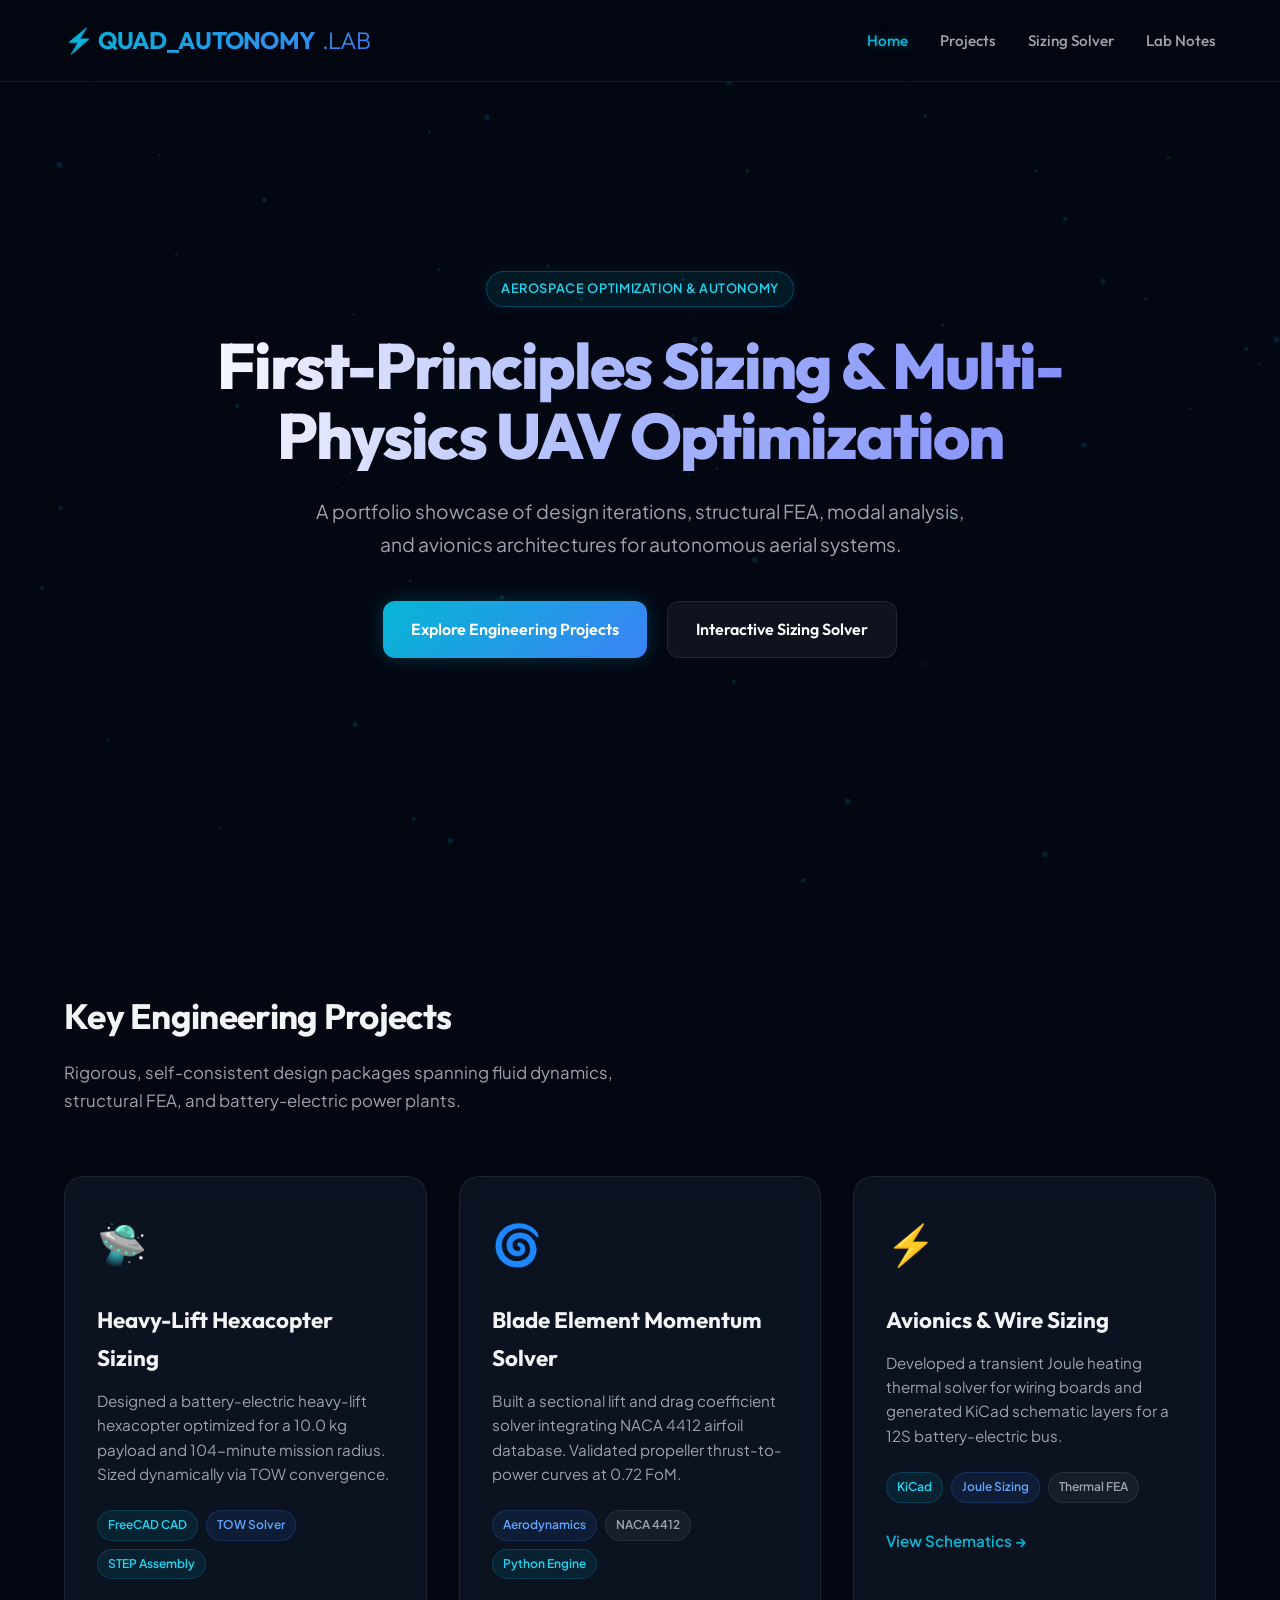
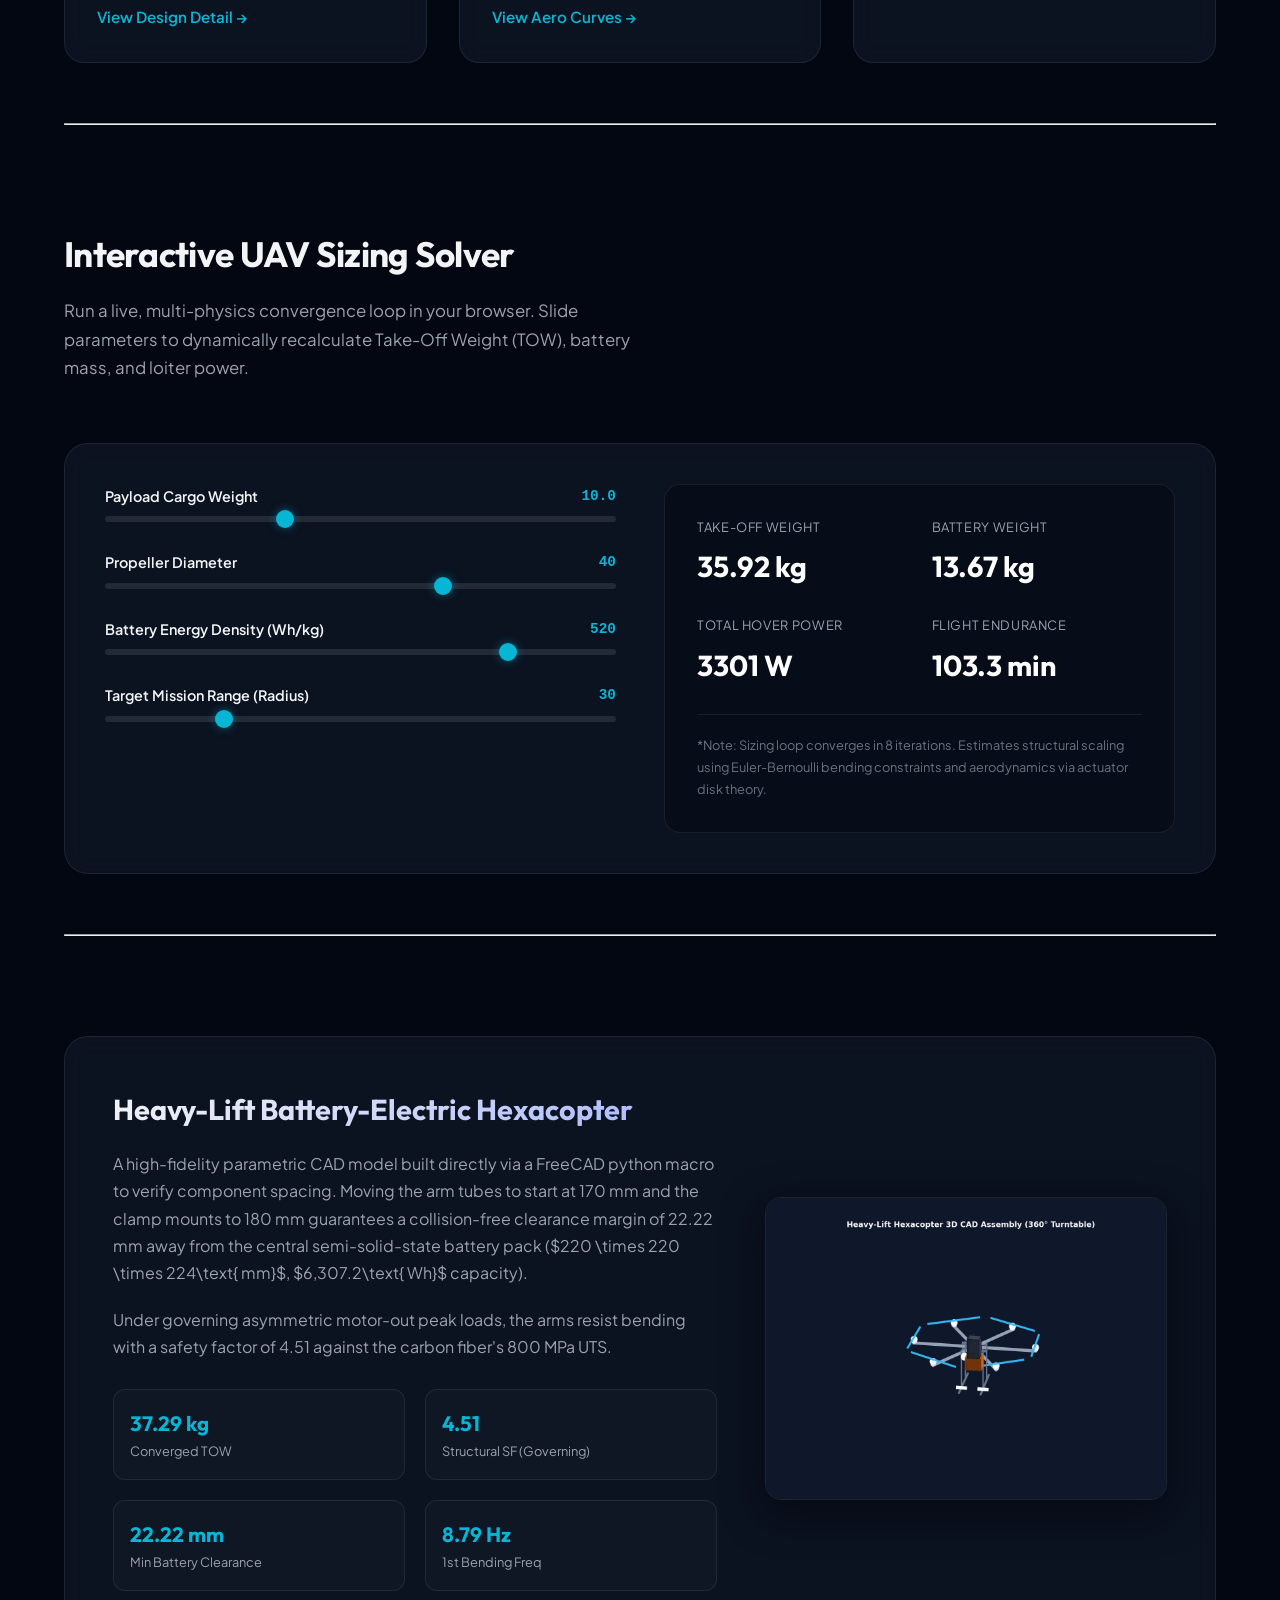
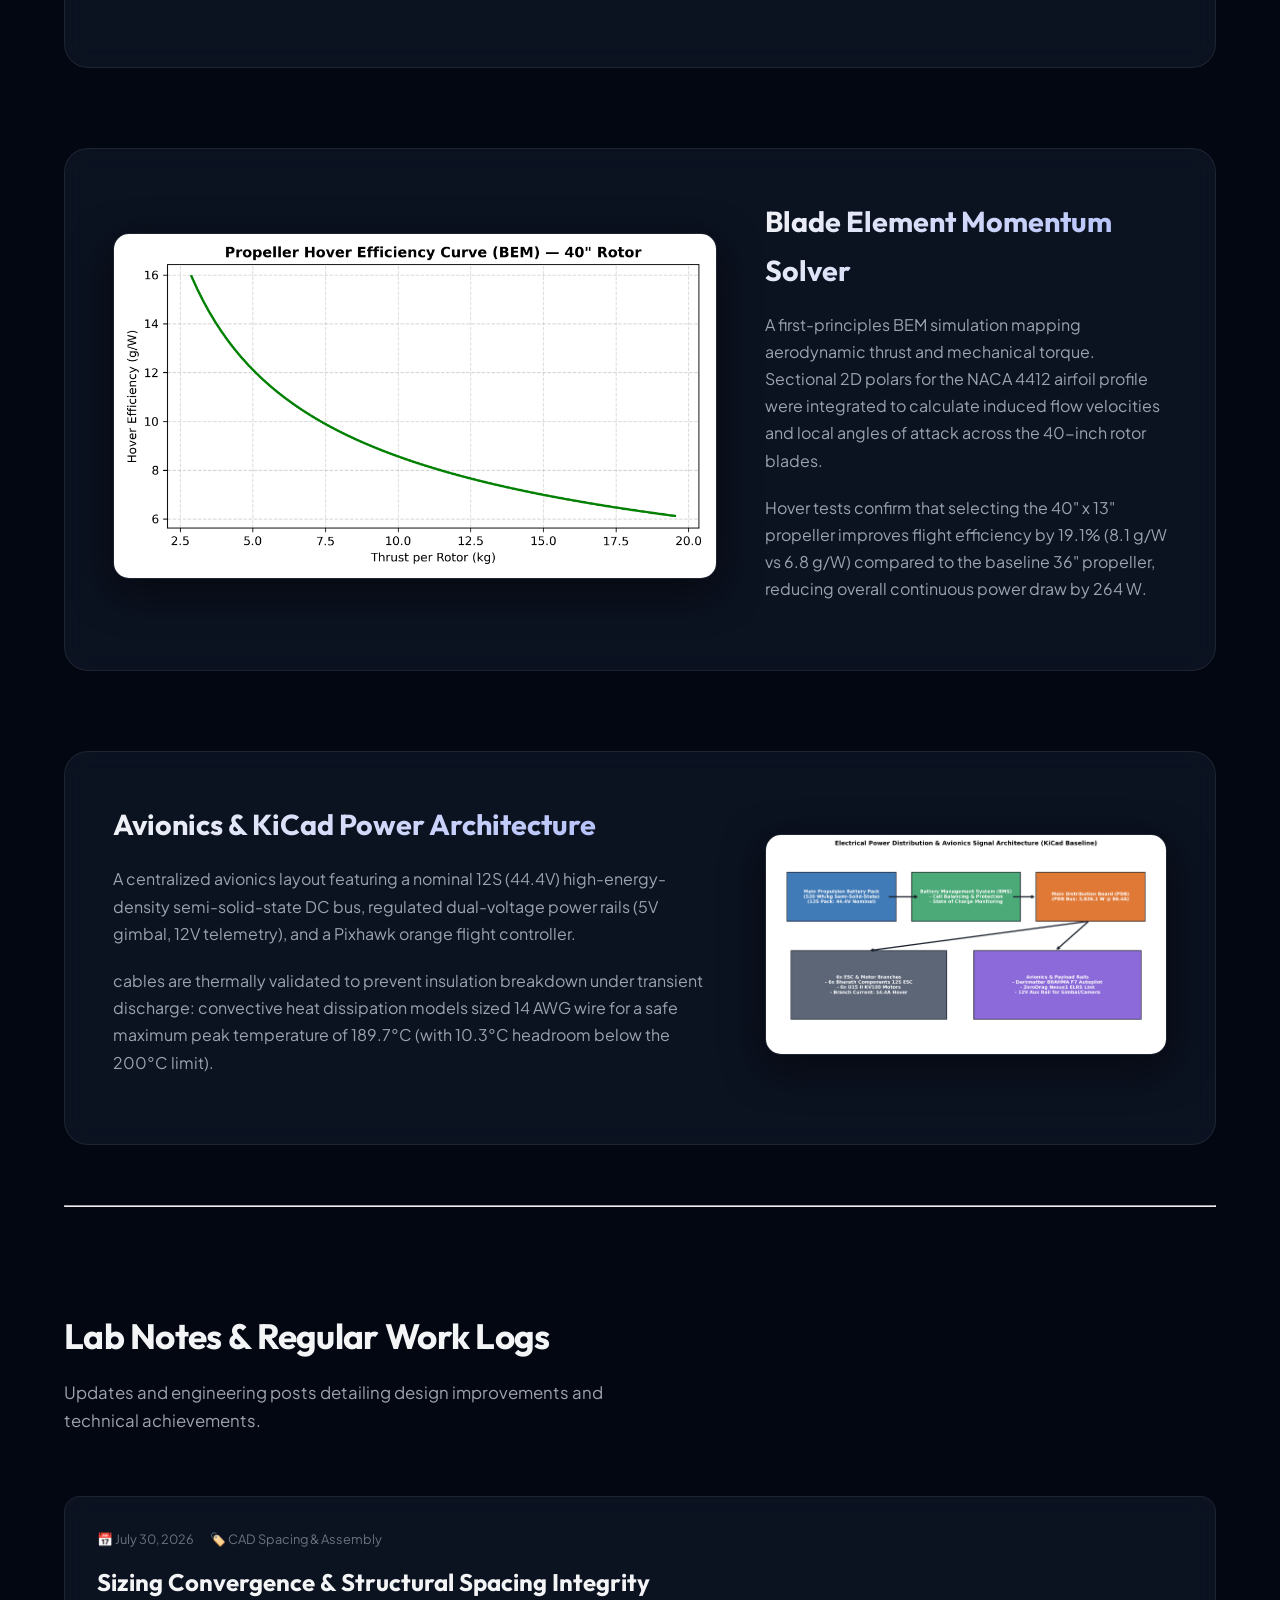
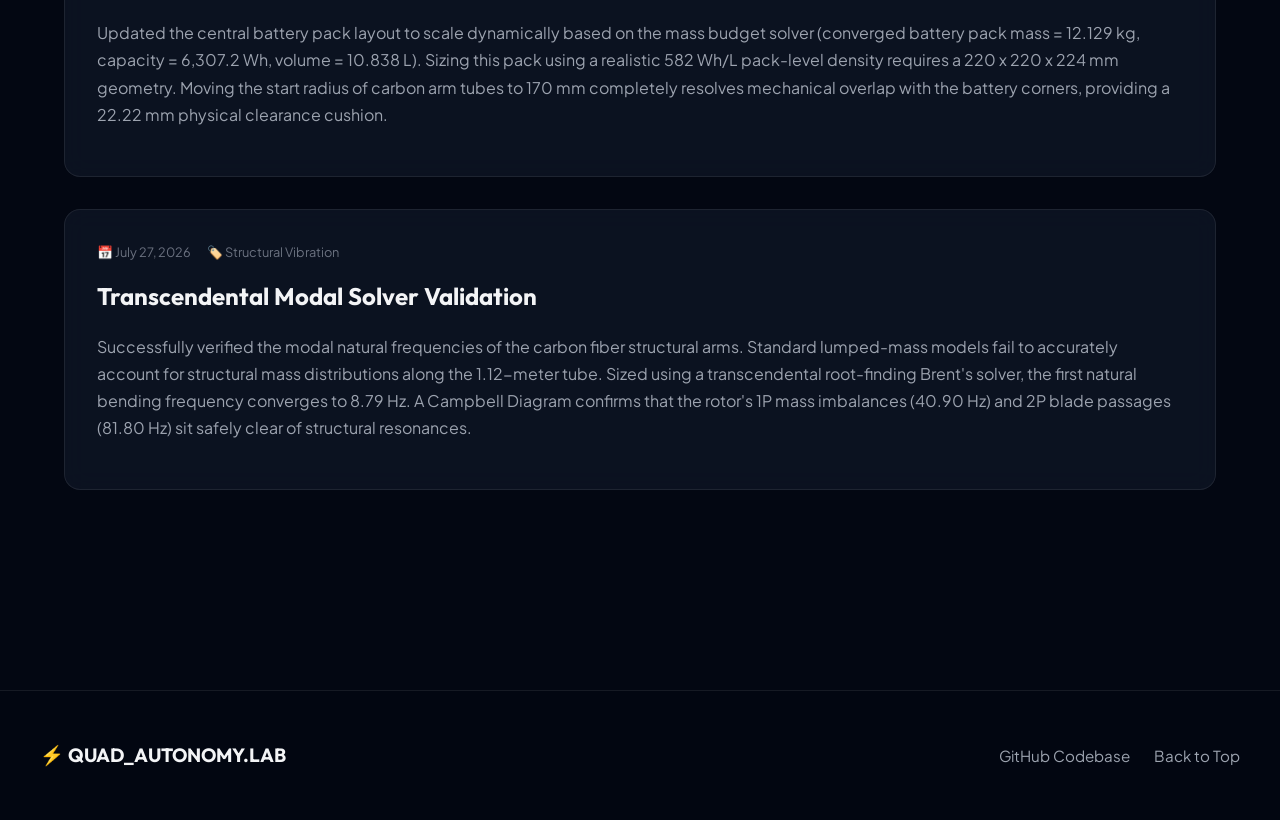
<file: portfolio/index.html>
<!DOCTYPE html>
<html lang="en">
<head>
    <meta charset="UTF-8">
    <meta name="viewport" content="width=device-width, initial-scale=1.0">
    <meta name="description" content="Quadcopter Autonomy & Heavy-Lift UAV Design Portfolio. Sizing solvers, structural dynamics, Campbell diagrams, and avionics architectures.">
    <title>Quadcopter Autonomy Lab | UAV Sizing & Optimization Portfolio</title>
    <!-- Fonts -->
    <link href="https://fonts.googleapis.com/css2?family=Outfit:wght@300;400;500;600;700;800&family=Plus+Jakarta+Sans:wght@300;400;500;600;700&display=swap" rel="stylesheet">
    <!-- Styles -->
    <link rel="stylesheet" href="style.css">
</head>
<body>

    <!-- Dynamic Particles Background -->
    <canvas id="particles-canvas"></canvas>

    <!-- Navigation Header -->
    <header>
        <div class="nav-container">
            <div class="logo">
                ⚡ QUAD_AUTONOMY<span>.LAB</span>
            </div>
            <nav>
                <ul>
                    <li><a href="#hero" class="active">Home</a></li>
                    <li><a href="#projects">Projects</a></li>
                    <li><a href="#calculator">Sizing Solver</a></li>
                    <li><a href="#lab-notes">Lab Notes</a></li>
                </ul>
            </nav>
        </div>
    </header>

    <!-- Hero Section -->
    <section class="hero" id="hero">
        <div class="hero-badge">Aerospace Optimization & Autonomy</div>
        <h1>First-Principles Sizing & Multi-Physics UAV Optimization</h1>
        <p>A portfolio showcase of design iterations, structural FEA, modal analysis, and avionics architectures for autonomous aerial systems.</p>
        <div class="hero-ctas">
            <a href="#projects" class="btn btn-primary">Explore Engineering Projects</a>
            <a href="#calculator" class="btn btn-secondary">Interactive Sizing Solver</a>
        </div>
    </section>

    <!-- Main Content -->
    <main>

        <!-- Projects Grid Section -->
        <section id="projects">
            <div class="section-header">
                <h2>Key Engineering Projects</h2>
                <p>Rigorous, self-consistent design packages spanning fluid dynamics, structural FEA, and battery-electric power plants.</p>
            </div>
            
            <div class="projects-grid">
                <!-- Project Card 1 -->
                <div class="project-card">
                    <div class="card-icon">🛸</div>
                    <h3>Heavy-Lift Hexacopter Sizing</h3>
                    <p>Designed a battery-electric heavy-lift hexacopter optimized for a 10.0 kg payload and 104-minute mission radius. Sized dynamically via TOW convergence.</p>
                    <div class="project-badges">
                        <span class="badge badge-cyan">FreeCAD CAD</span>
                        <span class="badge badge-blue">TOW Solver</span>
                        <span class="badge badge-cyan">STEP Assembly</span>
                    </div>
                    <a href="#heavy-lift-detail" class="btn-text">View Design Detail &rarr;</a>
                </div>

                <!-- Project Card 2 -->
                <div class="project-card">
                    <div class="card-icon">🌀</div>
                    <h3>Blade Element Momentum Solver</h3>
                    <p>Built a sectional lift and drag coefficient solver integrating NACA 4412 airfoil database. Validated propeller thrust-to-power curves at 0.72 FoM.</p>
                    <div class="project-badges">
                        <span class="badge badge-blue">Aerodynamics</span>
                        <span class="badge">NACA 4412</span>
                        <span class="badge badge-cyan">Python Engine</span>
                    </div>
                    <a href="#bem-detail" class="btn-text">View Aero Curves &rarr;</a>
                </div>

                <!-- Project Card 3 -->
                <div class="project-card">
                    <div class="card-icon">⚡</div>
                    <h3>Avionics & Wire Sizing</h3>
                    <p>Developed a transient Joule heating thermal solver for wiring boards and generated KiCad schematic layers for a 12S battery-electric bus.</p>
                    <div class="project-badges">
                        <span class="badge badge-cyan">KiCad</span>
                        <span class="badge badge-blue">Joule Sizing</span>
                        <span class="badge">Thermal FEA</span>
                    </div>
                    <a href="#avionics-detail" class="btn-text">View Schematics &rarr;</a>
                </div>
            </div>
        </section>

        <hr>

        <!-- Sizing Calculator Section -->
        <section id="calculator">
            <div class="section-header">
                <h2>Interactive UAV Sizing Solver</h2>
                <p>Run a live, multi-physics convergence loop in your browser. Slide parameters to dynamically recalculate Take-Off Weight (TOW), battery mass, and loiter power.</p>
            </div>

            <div class="calc-container">
                <!-- Slider Inputs -->
                <div class="calc-inputs">
                    <!-- Input 1 -->
                    <div class="input-group">
                        <div class="input-header">
                            <span>Payload Cargo Weight</span>
                            <span id="val-payload">10.0</span>
                        </div>
                        <input type="range" id="slider-payload" min="2" max="25" step="0.5" value="10">
                    </div>
                    <!-- Input 2 -->
                    <div class="input-group">
                        <div class="input-header">
                            <span>Propeller Diameter</span>
                            <span id="val-prop">40</span>
                        </div>
                        <input type="range" id="slider-prop" min="20" max="50" step="2" value="40">
                    </div>
                    <!-- Input 3 -->
                    <div class="input-group">
                        <div class="input-header">
                            <span>Battery Energy Density (Wh/kg)</span>
                            <span id="val-density">520</span>
                        </div>
                        <input type="range" id="slider-density" min="200" max="600" step="10" value="520">
                    </div>
                    <!-- Input 4 -->
                    <div class="input-group">
                        <div class="input-header">
                            <span>Target Mission Range (Radius)</span>
                            <span id="val-range">30</span>
                        </div>
                        <input type="range" id="slider-range" min="10" max="100" step="5" value="30">
                    </div>
                </div>

                <!-- Calculator Results Display -->
                <div class="calc-results">
                    <div class="results-grid">
                        <div class="result-item">
                            <span class="result-label">Take-Off Weight</span>
                            <div class="result-val" id="res-tow" data-value="0">0.00<span> kg</span></div>
                        </div>
                        <div class="result-item">
                            <span class="result-label">Battery Weight</span>
                            <div class="result-val" id="res-battery" data-value="0">0.00<span> kg</span></div>
                        </div>
                        <div class="result-item">
                            <span class="result-label">Total Hover Power</span>
                            <div class="result-val" id="res-power" data-value="0">0<span> W</span></div>
                        </div>
                        <div class="result-item">
                            <span class="result-label">Flight Endurance</span>
                            <div class="result-val" id="res-time" data-value="0">0.0<span> min</span></div>
                        </div>
                    </div>
                    <div class="calc-note">
                        *Note: Sizing loop converges in 8 iterations. Estimates structural scaling using Euler-Bernoulli bending constraints and aerodynamics via actuator disk theory.
                    </div>
                </div>
            </div>
        </section>

        <hr>

        <!-- Detailed Project Showcases -->
        <section class="showcase-detail" id="project-details">
            
            <!-- Detail 1: Heavy Lift Hexacopter -->
            <div class="detail-block" id="heavy-lift-detail">
                <div class="detail-layout">
                    <div class="detail-txt">
                        <h3>Heavy-Lift Battery-Electric Hexacopter</h3>
                        <p>A high-fidelity parametric CAD model built directly via a FreeCAD python macro to verify component spacing. Moving the arm tubes to start at 170 mm and the clamp mounts to 180 mm guarantees a collision-free clearance margin of 22.22 mm away from the central semi-solid-state battery pack ($220 \times 220 \times 224\text{ mm}$, $6,307.2\text{ Wh}$ capacity).</p>
                        <p>Under governing asymmetric motor-out peak loads, the arms resist bending with a safety factor of 4.51 against the carbon fiber's 800 MPa UTS.</p>
                        
                        <div class="detail-stats">
                            <div class="stat-box">
                                <div class="stat-num">37.29 kg</div>
                                <div class="stat-lbl">Converged TOW</div>
                            </div>
                            <div class="stat-box">
                                <div class="stat-num">4.51</div>
                                <div class="stat-lbl">Structural SF (Governing)</div>
                            </div>
                            <div class="stat-box">
                                <div class="stat-num">22.22 mm</div>
                                <div class="stat-lbl">Min Battery Clearance</div>
                            </div>
                            <div class="stat-box">
                                <div class="stat-num">8.79 Hz</div>
                                <div class="stat-lbl">1st Bending Freq</div>
                            </div>
                        </div>
                    </div>
                    <div class="detail-media">
                        <!-- 3D Animation GIF -->
                        <img src="images/cad_360_turntable.gif" alt="360 Turntable CAD Animation">
                    </div>
                </div>
            </div>

            <!-- Detail 2: BEM Solver -->
            <div class="detail-block" id="bem-detail">
                <div class="detail-layout">
                    <div class="detail-media">
                        <img src="images/hover_efficiency_curve.png" alt="Propeller Hover Efficiency Curve">
                    </div>
                    <div class="detail-txt">
                        <h3>Blade Element Momentum Solver</h3>
                        <p>A first-principles BEM simulation mapping aerodynamic thrust and mechanical torque. Sectional 2D polars for the NACA 4412 airfoil profile were integrated to calculate induced flow velocities and local angles of attack across the 40-inch rotor blades.</p>
                        <p>Hover tests confirm that selecting the 40" x 13" propeller improves flight efficiency by 19.1% (8.1 g/W vs 6.8 g/W) compared to the baseline 36" propeller, reducing overall continuous power draw by 264 W.</p>
                    </div>
                </div>
            </div>

            <!-- Detail 3: Avionics KiCad Schematic -->
            <div class="detail-block" id="avionics-detail">
                <div class="detail-layout">
                    <div class="detail-txt">
                        <h3>Avionics & KiCad Power Architecture</h3>
                        <p>A centralized avionics layout featuring a nominal 12S (44.4V) high-energy-density semi-solid-state DC bus, regulated dual-voltage power rails (5V gimbal, 12V telemetry), and a Pixhawk orange flight controller.</p>
                        <p>cables are thermally validated to prevent insulation breakdown under transient discharge: convective heat dissipation models sized 14 AWG wire for a safe maximum peak temperature of 189.7°C (with 10.3°C headroom below the 200°C limit).</p>
                    </div>
                    <div class="detail-media">
                        <img src="images/kicad_schematic_diagram.png" alt="KiCad Avionics Schematic Diagram">
                    </div>
                </div>
            </div>

        </section>

        <hr>

        <!-- Lab Notes / Blog Section -->
        <section id="lab-notes">
            <div class="section-header">
                <h2>Lab Notes & Regular Work Logs</h2>
                <p>Updates and engineering posts detailing design improvements and technical achievements.</p>
            </div>

            <div class="blog-list">
                <div class="blog-post">
                    <div class="blog-meta">
                        <span>📅 July 30, 2026</span>
                        <span>🏷️ CAD Spacing & Assembly</span>
                    </div>
                    <h3>Sizing Convergence & Structural Spacing Integrity</h3>
                    <p>Updated the central battery pack layout to scale dynamically based on the mass budget solver (converged battery pack mass = 12.129 kg, capacity = 6,307.2 Wh, volume = 10.838 L). Sizing this pack using a realistic 582 Wh/L pack-level density requires a 220 x 220 x 224 mm geometry. Moving the start radius of carbon arm tubes to 170 mm completely resolves mechanical overlap with the battery corners, providing a 22.22 mm physical clearance cushion.</p>
                </div>
                
                <div class="blog-post">
                    <div class="blog-meta">
                        <span>📅 July 27, 2026</span>
                        <span>🏷️ Structural Vibration</span>
                    </div>
                    <h3>Transcendental Modal Solver Validation</h3>
                    <p>Successfully verified the modal natural frequencies of the carbon fiber structural arms. Standard lumped-mass models fail to accurately account for structural mass distributions along the 1.12-meter tube. Sized using a transcendental root-finding Brent's solver, the first natural bending frequency converges to 8.79 Hz. A Campbell Diagram confirms that the rotor's 1P mass imbalances (40.90 Hz) and 2P blade passages (81.80 Hz) sit safely clear of structural resonances.</p>
                </div>
            </div>
        </section>

    </main>

    <!-- Footer -->
    <footer>
        <div class="footer-container">
            <div class="footer-logo">⚡ QUAD_AUTONOMY.LAB</div>
            <div class="footer-socials">
                <a href="https://github.com/Bishu-crypto/quadcopter-autonomy">GitHub Codebase</a>
                <a href="#hero">Back to Top</a>
            </div>
        </div>
    </footer>

    <!-- JavaScript -->
    <script src="script.js"></script>
</body>
</html>
</file>
<file: portfolio/style.css>
:root {
    --bg-dark: #030712;
    --bg-card: rgba(17, 24, 39, 0.7);
    --border-glass: rgba(255, 255, 255, 0.08);
    --text-primary: #f3f4f6;
    --text-secondary: #9ca3af;
    --text-muted: #6b7280;
    
    --neon-cyan: #06b6d4;
    --neon-blue: #3b82f6;
    --neon-purple: #8b5cf6;
    --neon-green: #10b981;
    
    --grad-text: linear-gradient(135deg, #f3f4f6 0%, #a5b4fc 100%);
    --grad-cyan-blue: linear-gradient(135deg, #06b6d4 0%, #3b82f6 100%);
    --grad-purple-blue: linear-gradient(135deg, #8b5cf6 0%, #3b82f6 100%);
    --grad-card-hover: linear-gradient(135deg, rgba(59, 130, 246, 0.1) 0%, rgba(139, 92, 246, 0.1) 100%);
    
    --font-heading: 'Outfit', -apple-system, BlinkMacSystemFont, sans-serif;
    --font-body: 'Plus Jakarta Sans', -apple-system, BlinkMacSystemFont, sans-serif;
    
    --shadow-glow: 0 0 20px rgba(59, 130, 246, 0.25);
    --shadow-glow-cyan: 0 0 20px rgba(6, 182, 212, 0.25);
}

* {
    box-sizing: border-box;
    margin: 0;
    padding: 0;
    scroll-behavior: smooth;
}

body {
    background-color: var(--bg-dark);
    color: var(--text-primary);
    font-family: var(--font-body);
    line-height: 1.7;
    overflow-x: hidden;
}

/* Background Animation */
#particles-canvas {
    position: fixed;
    top: 0;
    left: 0;
    width: 100vw;
    height: 100vh;
    z-index: -1;
    pointer-events: none;
    opacity: 0.4;
}

/* Navigation */
header {
    position: sticky;
    top: 0;
    width: 100%;
    z-index: 100;
    background: rgba(3, 7, 18, 0.8);
    backdrop-filter: blur(16px);
    border-bottom: 1px solid var(--border-glass);
}

.nav-container {
    max-width: 1200px;
    margin: 0 auto;
    padding: 20px 24px;
    display: flex;
    justify-content: space-between;
    align-items: center;
}

.logo {
    font-family: var(--font-heading);
    font-size: 1.5rem;
    font-weight: 700;
    background: var(--grad-cyan-blue);
    -webkit-background-clip: text;
    -webkit-text-fill-color: transparent;
    display: flex;
    align-items: center;
    gap: 8px;
    letter-spacing: -0.03em;
}

.logo span {
    font-weight: 300;
    color: var(--text-secondary);
}

nav ul {
    display: flex;
    list-style: none;
    gap: 32px;
}

nav a {
    color: var(--text-secondary);
    text-decoration: none;
    font-size: 0.95rem;
    font-weight: 500;
    transition: all 0.3s ease;
    font-family: var(--font-heading);
}

nav a:hover, nav a.active {
    color: var(--neon-cyan);
    text-shadow: 0 0 8px rgba(6, 182, 212, 0.4);
}

/* Hero Section */
.hero {
    min-height: 85vh;
    display: flex;
    flex-direction: column;
    justify-content: center;
    align-items: center;
    text-align: center;
    padding: 80px 24px;
    position: relative;
    max-width: 1000px;
    margin: 0 auto;
}

.hero-badge {
    background: rgba(6, 182, 212, 0.1);
    border: 1px solid rgba(6, 182, 212, 0.3);
    color: #22d3ee;
    padding: 6px 14px;
    border-radius: 9999px;
    font-size: 0.8rem;
    font-weight: 600;
    text-transform: uppercase;
    letter-spacing: 0.05em;
    margin-bottom: 24px;
    box-shadow: 0 0 15px rgba(6, 182, 212, 0.1);
}

.hero h1 {
    font-family: var(--font-heading);
    font-size: 4rem;
    font-weight: 800;
    line-height: 1.1;
    letter-spacing: -0.03em;
    background: linear-gradient(to right, #ffffff, #a5b4fc, #818cf8);
    -webkit-background-clip: text;
    -webkit-text-fill-color: transparent;
    margin-bottom: 24px;
}

@media (max-width: 768px) {
    .hero h1 {
        font-size: 2.8rem;
    }
}

.hero p {
    font-size: 1.2rem;
    color: var(--text-secondary);
    max-width: 680px;
    margin-bottom: 40px;
}

.hero-ctas {
    display: flex;
    gap: 20px;
}

.btn {
    display: inline-flex;
    align-items: center;
    justify-content: center;
    padding: 14px 28px;
    border-radius: 12px;
    font-size: 1rem;
    font-weight: 600;
    text-decoration: none;
    transition: all 0.3s cubic-bezier(0.4, 0, 0.2, 1);
    font-family: var(--font-heading);
    cursor: pointer;
}

.btn-primary {
    background: var(--grad-cyan-blue);
    color: white;
    border: none;
    box-shadow: var(--shadow-glow-cyan);
}

.btn-primary:hover {
    transform: translateY(-2px);
    box-shadow: 0 0 30px rgba(6, 182, 212, 0.5);
}

.btn-secondary {
    background: rgba(255, 255, 255, 0.05);
    color: white;
    border: 1px solid var(--border-glass);
}

.btn-secondary:hover {
    background: rgba(255, 255, 255, 0.1);
    border-color: rgba(255, 255, 255, 0.2);
    transform: translateY(-2px);
}

/* Sections Container */
main {
    max-width: 1200px;
    margin: 0 auto;
    padding: 40px 24px;
}

section {
    padding: 100px 0 60px 0;
}

.section-header {
    margin-bottom: 60px;
}

.section-header h2 {
    font-family: var(--font-heading);
    font-size: 2.2rem;
    font-weight: 700;
    margin-bottom: 12px;
    letter-spacing: -0.02em;
}

.section-header p {
    color: var(--text-secondary);
    font-size: 1.05rem;
    max-width: 600px;
}

/* Glassmorphism Card Grid */
.projects-grid {
    display: grid;
    grid-template-columns: repeat(auto-fit, minmax(350px, 1fr));
    gap: 32px;
}

.project-card {
    background: var(--bg-card);
    border: 1px solid var(--border-glass);
    border-radius: 20px;
    padding: 32px;
    transition: all 0.3s cubic-bezier(0.4, 0, 0.2, 1);
    position: relative;
    overflow: hidden;
    backdrop-filter: blur(12px);
}

.project-card::before {
    content: '';
    position: absolute;
    top: 0;
    left: 0;
    width: 100%;
    height: 100%;
    background: var(--grad-card-hover);
    opacity: 0;
    transition: opacity 0.3s ease;
    z-index: 0;
}

.project-card:hover {
    transform: translateY(-4px);
    border-color: rgba(59, 130, 246, 0.3);
    box-shadow: var(--shadow-glow);
}

.project-card:hover::before {
    opacity: 1;
}

.project-card > * {
    position: relative;
    z-index: 1;
}

.card-icon {
    font-size: 2.5rem;
    margin-bottom: 24px;
    color: var(--neon-cyan);
}

.project-card h3 {
    font-family: var(--font-heading);
    font-size: 1.4rem;
    font-weight: 700;
    margin-bottom: 12px;
}

.project-card p {
    color: var(--text-secondary);
    font-size: 0.95rem;
    margin-bottom: 24px;
    line-height: 1.6;
}

.project-badges {
    display: flex;
    flex-wrap: wrap;
    gap: 8px;
    margin-bottom: 24px;
}

.badge {
    font-size: 0.75rem;
    font-weight: 600;
    padding: 4px 10px;
    border-radius: 9999px;
    background: rgba(255, 255, 255, 0.05);
    border: 1px solid var(--border-glass);
    color: var(--text-secondary);
}

.badge-cyan {
    background: rgba(6, 182, 212, 0.1);
    border-color: rgba(6, 182, 212, 0.2);
    color: #22d3ee;
}

.badge-blue {
    background: rgba(59, 130, 246, 0.1);
    border-color: rgba(59, 130, 246, 0.2);
    color: #60a5fa;
}

.btn-text {
    color: var(--neon-cyan);
    font-weight: 600;
    text-decoration: none;
    display: inline-flex;
    align-items: center;
    gap: 6px;
    font-size: 0.95rem;
    transition: all 0.2s ease;
}

.btn-text:hover {
    color: #22d3ee;
    text-shadow: 0 0 8px rgba(6, 182, 212, 0.3);
}

/* Sizing Calculator */
.calc-container {
    background: var(--bg-card);
    border: 1px solid var(--border-glass);
    border-radius: 24px;
    padding: 40px;
    backdrop-filter: blur(12px);
    display: grid;
    grid-template-columns: 1fr 1fr;
    gap: 48px;
}

@media (max-width: 900px) {
    .calc-container {
        grid-template-columns: 1fr;
        gap: 32px;
        padding: 24px;
    }
}

.calc-inputs {
    display: flex;
    flex-direction: column;
    gap: 28px;
}

.input-group {
    display: flex;
    flex-direction: column;
    gap: 8px;
}

.input-header {
    display: flex;
    justify-content: space-between;
    font-size: 0.9rem;
    font-weight: 600;
}

.input-header span:first-child {
    color: var(--text-primary);
}

.input-header span:last-child {
    color: var(--neon-cyan);
    font-family: monospace;
}

input[type=range] {
    -webkit-appearance: none;
    width: 100%;
    height: 6px;
    border-radius: 3px;
    background: rgba(255, 255, 255, 0.1);
    outline: none;
}

input[type=range]::-webkit-slider-thumb {
    -webkit-appearance: none;
    width: 18px;
    height: 18px;
    border-radius: 50%;
    background: var(--neon-cyan);
    cursor: pointer;
    box-shadow: 0 0 10px rgba(6, 182, 212, 0.5);
    transition: all 0.2s ease;
}

input[type=range]::-webkit-slider-thumb:hover {
    transform: scale(1.2);
}

.calc-results {
    background: rgba(3, 7, 18, 0.5);
    border: 1px solid var(--border-glass);
    border-radius: 16px;
    padding: 32px;
    display: flex;
    flex-direction: column;
    justify-content: space-between;
}

.results-grid {
    display: grid;
    grid-template-columns: 1fr 1fr;
    gap: 24px;
}

.result-item {
    display: flex;
    flex-direction: column;
    gap: 4px;
}

.result-label {
    font-size: 0.8rem;
    color: var(--text-secondary);
    text-transform: uppercase;
    letter-spacing: 0.05em;
}

.result-val {
    font-family: var(--font-heading);
    font-size: 1.8rem;
    font-weight: 700;
    color: white;
}

.result-val span {
    font-size: 1rem;
    font-weight: 400;
    color: var(--text-secondary);
}

.calc-note {
    font-size: 0.8rem;
    color: var(--text-muted);
    border-top: 1px solid var(--border-glass);
    padding-top: 20px;
    margin-top: 24px;
}

/* Detailed Project Layout (Modals or sections) */
.showcase-detail {
    display: flex;
    flex-direction: column;
    gap: 80px;
}

.detail-block {
    background: var(--bg-card);
    border: 1px solid var(--border-glass);
    border-radius: 24px;
    padding: 48px;
    backdrop-filter: blur(12px);
}

@media (max-width: 768px) {
    .detail-block {
        padding: 24px;
    }
}

.detail-layout {
    display: grid;
    grid-template-columns: 1.2fr 0.8fr;
    gap: 48px;
    align-items: center;
}

@media (max-width: 900px) {
    .detail-layout {
        grid-template-columns: 1fr;
        gap: 32px;
    }
}

.detail-txt h3 {
    font-family: var(--font-heading);
    font-size: 1.8rem;
    font-weight: 700;
    margin-bottom: 16px;
    background: var(--grad-text);
    -webkit-background-clip: text;
    -webkit-text-fill-color: transparent;
}

.detail-txt p {
    color: var(--text-secondary);
    margin-bottom: 20px;
}

.detail-stats {
    display: grid;
    grid-template-columns: 1fr 1fr;
    gap: 20px;
    margin: 28px 0;
}

.stat-box {
    background: rgba(255, 255, 255, 0.02);
    border: 1px solid var(--border-glass);
    border-radius: 12px;
    padding: 16px;
}

.stat-num {
    font-family: var(--font-heading);
    font-size: 1.3rem;
    font-weight: 700;
    color: var(--neon-cyan);
}

.stat-lbl {
    font-size: 0.8rem;
    color: var(--text-secondary);
}

.detail-media img, .detail-media video {
    width: 100%;
    border-radius: 16px;
    border: 1px solid var(--border-glass);
    box-shadow: 0 12px 40px rgba(0,0,0,0.5);
    transition: transform 0.3s ease;
}

.detail-media img:hover {
    transform: scale(1.02);
}

/* Lab Notes / Blog Section */
.blog-list {
    display: flex;
    flex-direction: column;
    gap: 32px;
}

.blog-post {
    background: var(--bg-card);
    border: 1px solid var(--border-glass);
    border-radius: 16px;
    padding: 32px;
    backdrop-filter: blur(12px);
    transition: border-color 0.3s ease;
}

.blog-post:hover {
    border-color: rgba(6, 182, 212, 0.3);
}

.blog-meta {
    font-size: 0.8rem;
    color: var(--text-muted);
    margin-bottom: 12px;
    display: flex;
    gap: 16px;
}

.blog-post h3 {
    font-family: var(--font-heading);
    font-size: 1.5rem;
    margin-bottom: 16px;
}

.blog-post p {
    color: var(--text-secondary);
    margin-bottom: 16px;
}

/* Footer */
footer {
    border-top: 1px solid var(--border-glass);
    padding: 48px 24px;
    margin-top: 100px;
    background: rgba(3, 7, 18, 0.9);
}

.footer-container {
    max-width: 1200px;
    margin: 0 auto;
    display: flex;
    justify-content: space-between;
    align-items: center;
}

@media (max-width: 600px) {
    .footer-container {
        flex-direction: column;
        gap: 20px;
        text-align: center;
    }
}

.footer-logo {
    font-family: var(--font-heading);
    font-weight: 700;
    font-size: 1.2rem;
}

.footer-socials {
    display: flex;
    gap: 24px;
}

.footer-socials a {
    color: var(--text-secondary);
    text-decoration: none;
    font-size: 0.95rem;
    transition: color 0.2s ease;
}

.footer-socials a:hover {
    color: var(--neon-cyan);
}
</file>
